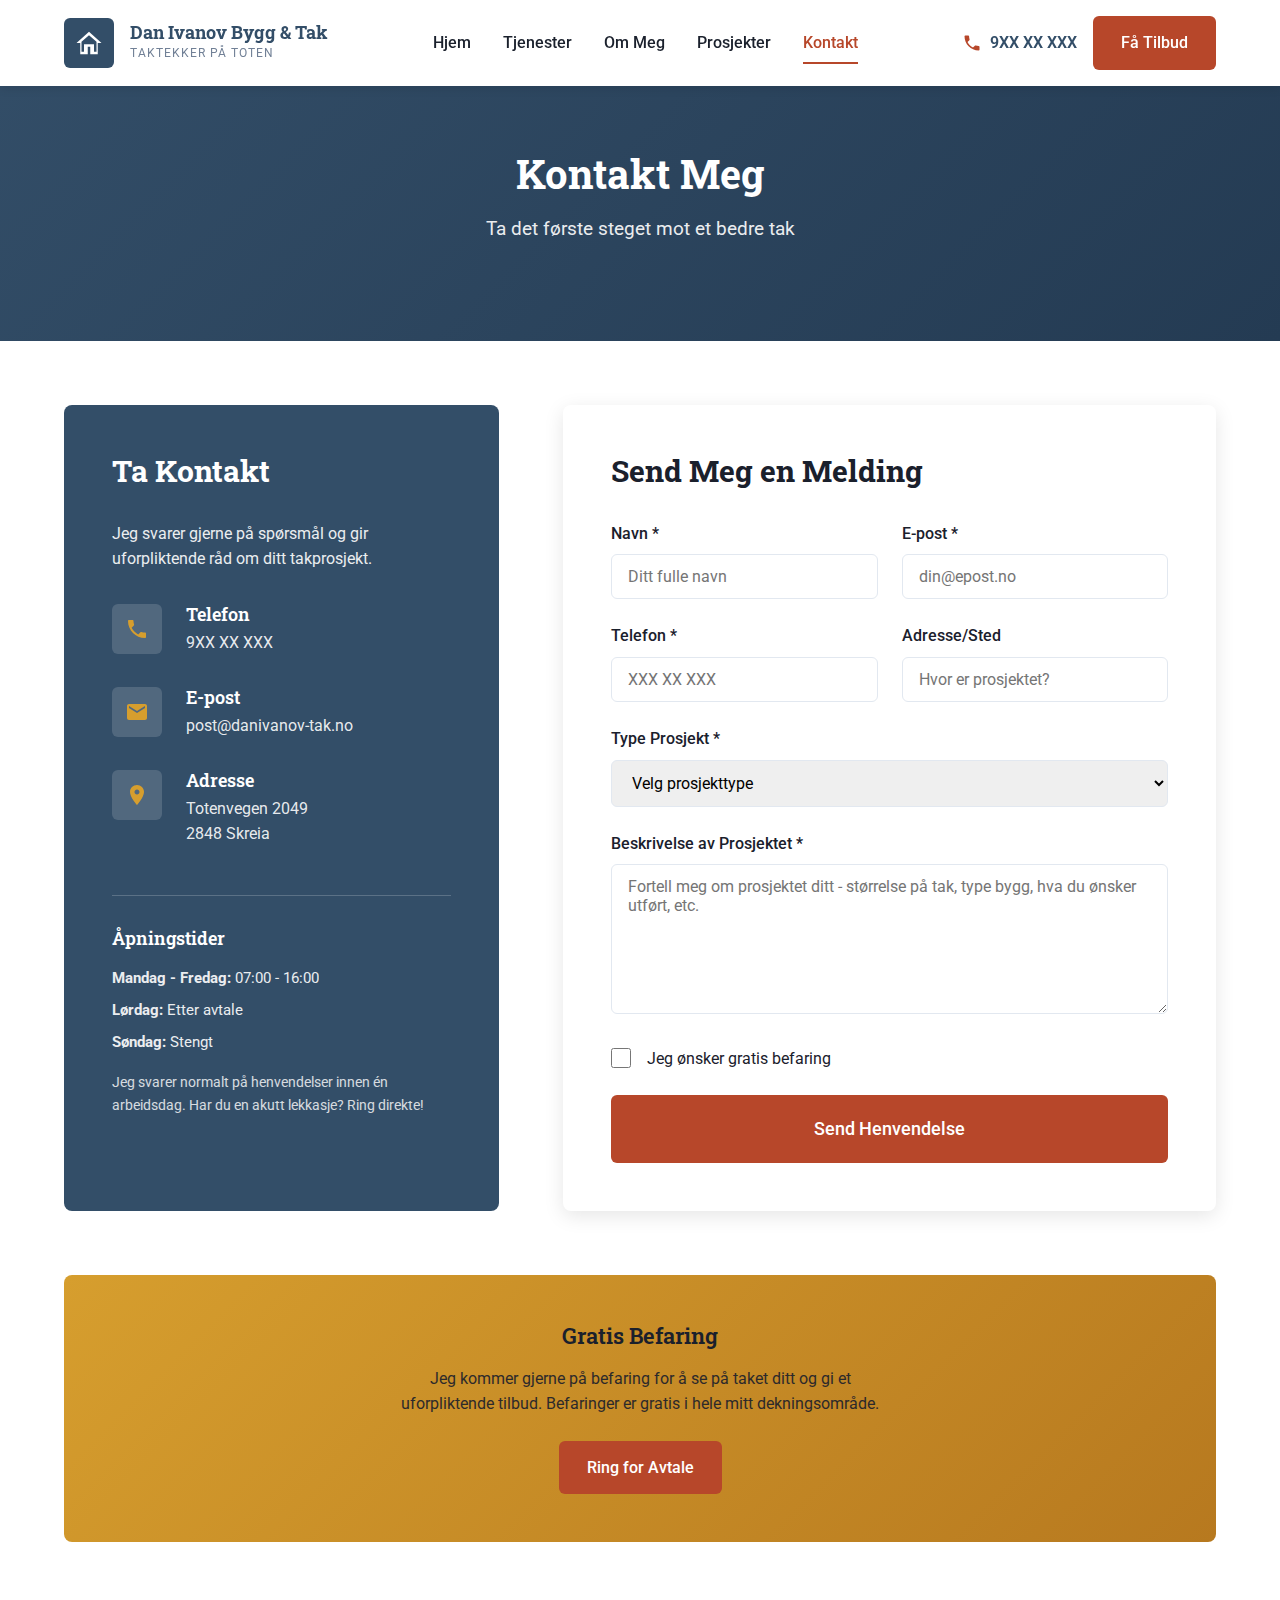
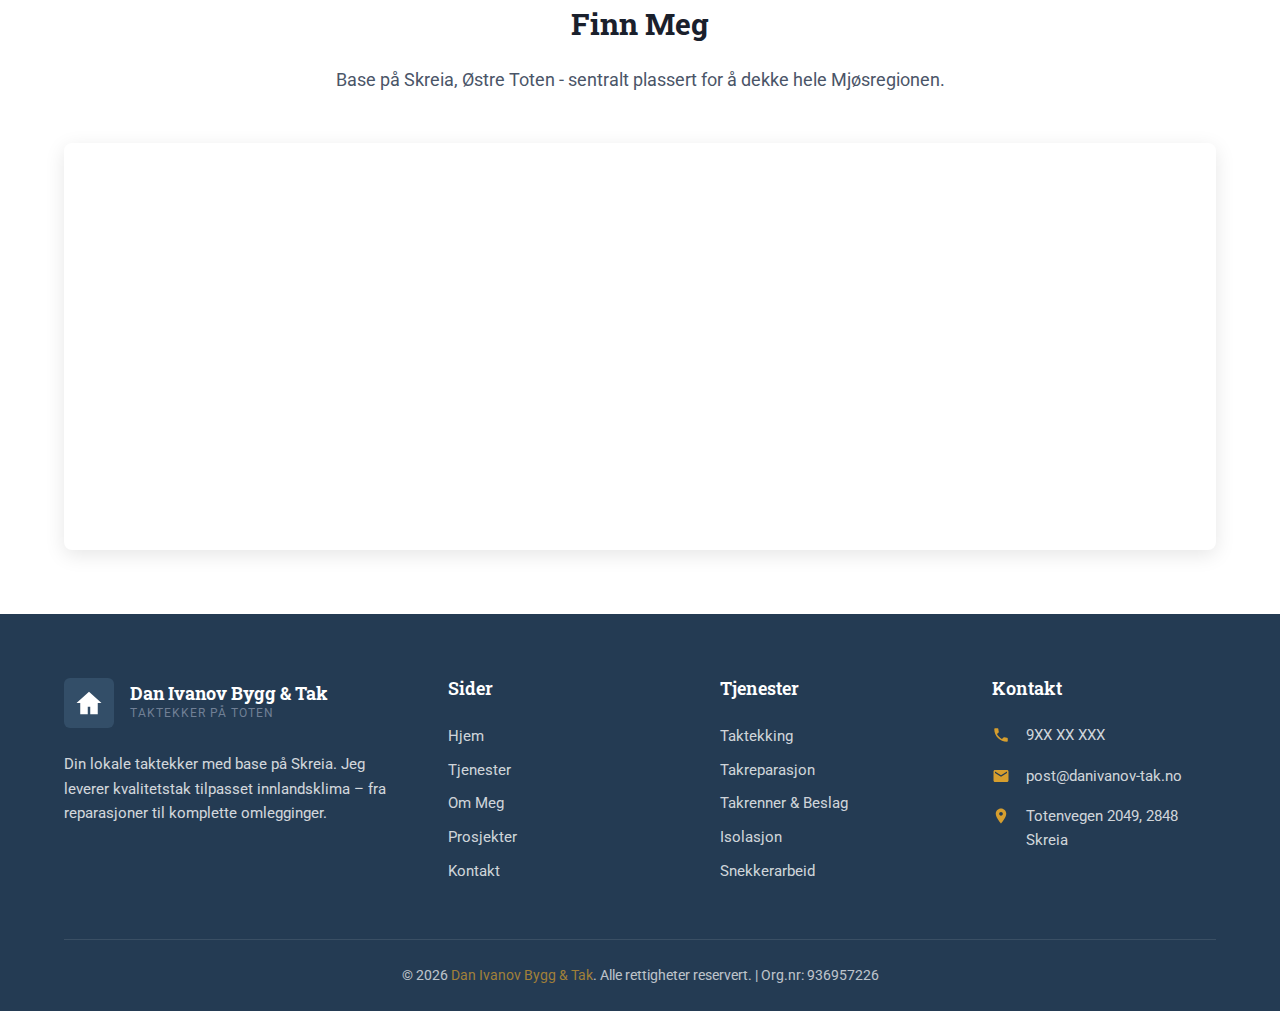
<file: kontakt.html>
<!DOCTYPE html>
<html lang="nb">
<head>
    <meta charset="UTF-8">
    <meta name="viewport" content="width=device-width, initial-scale=1.0">
    <meta http-equiv="X-UA-Compatible" content="IE=edge">

    <!-- SEO Meta Tags -->
    <title>Kontakt Taktekker Toten | Gratis Tilbud | Dan Ivanov Bygg & Tak</title>
    <meta name="description" content="Kontakt Dan Ivanov Bygg & Tak for takarbeid på Toten og Gjøvik. Gratis befaring og uforpliktende tilbud.">
    <meta name="keywords" content="kontakt taktekker toten, gratis tilbud tak, befaring tak gjøvik, takarbeid kontakt">
    <meta name="author" content="Dan Ivanov Bygg & Tak">
    <meta name="robots" content="index, follow">

    <!-- Open Graph -->
    <meta property="og:title" content="Kontakt Taktekker Toten | Gratis Tilbud | Dan Ivanov Bygg & Tak">
    <meta property="og:description" content="Kontakt Dan Ivanov Bygg & Tak for takarbeid på Toten og Gjøvik. Gratis befaring!">
    <meta property="og:type" content="website">
    <meta property="og:url" content="https://danivanov-tak.no/kontakt">

    <!-- Favicon -->
    <link rel="icon" type="image/x-icon" href="favicon.ico">

    <!-- Google Fonts -->
    <link rel="preconnect" href="https://fonts.googleapis.com">
    <link rel="preconnect" href="https://fonts.gstatic.com" crossorigin>
    <link href="https://fonts.googleapis.com/css2?family=Roboto+Slab:wght@400;600;700&family=Roboto:wght@400;500;700&display=swap" rel="stylesheet">

    <!-- Stylesheets -->
    <link rel="stylesheet" href="css/style.css">
    <link rel="stylesheet" href="css/responsive.css">
</head>
<body>
    <!-- Header -->
    <header class="header">
        <div class="header-container">
            <a href="index.html" class="logo">
                <div class="logo-icon">
                    <svg viewBox="0 0 24 24" xmlns="http://www.w3.org/2000/svg">
                        <path d="M12 3L2 12h3v9h6v-6h2v6h6v-9h3L12 3zm0 2.84L18 11v8h-2v-6H8v6H6v-8l6-5.16z"/>
                    </svg>
                </div>
                <div class="logo-text">
                    <span class="logo-name">Dan Ivanov Bygg & Tak</span>
                    <span class="logo-tagline">Taktekker på Toten</span>
                </div>
            </a>

            <nav class="nav-menu">
                <a href="index.html" class="nav-link">Hjem</a>
                <a href="tjenester.html" class="nav-link">Tjenester</a>
                <a href="om-meg.html" class="nav-link">Om Meg</a>
                <a href="prosjekter.html" class="nav-link">Prosjekter</a>
                <a href="kontakt.html" class="nav-link active">Kontakt</a>
            </nav>

            <div class="header-cta">
                <a href="tel:+479XXXXXXX" class="header-phone">
                    <svg viewBox="0 0 24 24" xmlns="http://www.w3.org/2000/svg">
                        <path d="M6.62 10.79c1.44 2.83 3.76 5.14 6.59 6.59l2.2-2.2c.27-.27.67-.36 1.02-.24 1.12.37 2.33.57 3.57.57.55 0 1 .45 1 1V20c0 .55-.45 1-1 1-9.39 0-17-7.61-17-17 0-.55.45-1 1-1h3.5c.55 0 1 .45 1 1 0 1.25.2 2.45.57 3.57.11.35.03.74-.25 1.02l-2.2 2.2z"/>
                    </svg>
                    <span>9XX XX XXX</span>
                </a>
                <a href="kontakt.html" class="btn btn-primary">Få Tilbud</a>
            </div>

            <div class="mobile-toggle">
                <span></span>
                <span></span>
                <span></span>
            </div>
        </div>
    </header>

    <!-- Page Hero -->
    <section class="page-hero">
        <div class="container">
            <h1>Kontakt Meg</h1>
            <p>Ta det første steget mot et bedre tak</p>
        </div>
    </section>

    <!-- Contact Section -->
    <section class="section">
        <div class="container">
            <div class="contact-content">
                <!-- Contact Info -->
                <div class="contact-info">
                    <h2>Ta Kontakt</h2>
                    <p style="opacity: 0.9; margin-bottom: 2rem;">Jeg svarer gjerne på spørsmål og gir uforpliktende råd om ditt takprosjekt.</p>

                    <div class="contact-item">
                        <div class="contact-icon">
                            <svg viewBox="0 0 24 24"><path d="M6.62 10.79c1.44 2.83 3.76 5.14 6.59 6.59l2.2-2.2c.27-.27.67-.36 1.02-.24 1.12.37 2.33.57 3.57.57.55 0 1 .45 1 1V20c0 .55-.45 1-1 1-9.39 0-17-7.61-17-17 0-.55.45-1 1-1h3.5c.55 0 1 .45 1 1 0 1.25.2 2.45.57 3.57.11.35.03.74-.25 1.02l-2.2 2.2z"/></svg>
                        </div>
                        <div class="contact-item-content">
                            <h4>Telefon</h4>
                            <a href="tel:+479XXXXXXX">9XX XX XXX</a>
                        </div>
                    </div>

                    <div class="contact-item">
                        <div class="contact-icon">
                            <svg viewBox="0 0 24 24"><path d="M20 4H4c-1.1 0-2 .9-2 2v12c0 1.1.9 2 2 2h16c1.1 0 2-.9 2-2V6c0-1.1-.9-2-2-2zm0 4l-8 5-8-5V6l8 5 8-5v2z"/></svg>
                        </div>
                        <div class="contact-item-content">
                            <h4>E-post</h4>
                            <a href="mailto:post@danivanov-tak.no">post@danivanov-tak.no</a>
                        </div>
                    </div>

                    <div class="contact-item">
                        <div class="contact-icon">
                            <svg viewBox="0 0 24 24"><path d="M12 2C8.13 2 5 5.13 5 9c0 5.25 7 13 7 13s7-7.75 7-13c0-3.87-3.13-7-7-7zm0 9.5c-1.38 0-2.5-1.12-2.5-2.5s1.12-2.5 2.5-2.5 2.5 1.12 2.5 2.5-1.12 2.5-2.5 2.5z"/></svg>
                        </div>
                        <div class="contact-item-content">
                            <h4>Adresse</h4>
                            <p>Totenvegen 2049<br>2848 Skreia</p>
                        </div>
                    </div>

                    <div class="opening-hours">
                        <h4>Åpningstider</h4>
                        <div class="hours-list">
                            <p><strong>Mandag - Fredag:</strong> 07:00 - 16:00</p>
                            <p><strong>Lørdag:</strong> Etter avtale</p>
                            <p><strong>Søndag:</strong> Stengt</p>
                        </div>
                        <p style="margin-top: 1rem; font-size: 0.9rem; opacity: 0.8;">Jeg svarer normalt på henvendelser innen én arbeidsdag. Har du en akutt lekkasje? Ring direkte!</p>
                    </div>
                </div>

                <!-- Contact Form -->
                <div class="contact-form-wrapper">
                    <h2>Send Meg en Melding</h2>

                    <form id="contact-form">
                        <div class="form-row">
                            <div class="form-group">
                                <label for="name">Navn *</label>
                                <input type="text" id="name" name="name" required placeholder="Ditt fulle navn">
                            </div>
                            <div class="form-group">
                                <label for="email">E-post *</label>
                                <input type="email" id="email" name="email" required placeholder="din@epost.no">
                            </div>
                        </div>

                        <div class="form-row">
                            <div class="form-group">
                                <label for="phone">Telefon *</label>
                                <input type="tel" id="phone" name="phone" required placeholder="XXX XX XXX">
                            </div>
                            <div class="form-group">
                                <label for="location">Adresse/Sted</label>
                                <input type="text" id="location" name="location" placeholder="Hvor er prosjektet?">
                            </div>
                        </div>

                        <div class="form-group">
                            <label for="project-type">Type Prosjekt *</label>
                            <select id="project-type" name="project-type" required>
                                <option value="">Velg prosjekttype</option>
                                <option value="nytt-tak">Nytt tak / omlegging</option>
                                <option value="reparasjon">Takreparasjon</option>
                                <option value="takrenner">Takrenner og beslag</option>
                                <option value="isolasjon">Isolasjon / undertak</option>
                                <option value="snekkerarbeid">Snekkerarbeid</option>
                                <option value="driftsbygning">Driftsbygning / stort tak</option>
                                <option value="tilstandsvurdering">Tilstandsvurdering</option>
                                <option value="annet">Annet</option>
                            </select>
                        </div>

                        <div class="form-group">
                            <label for="description">Beskrivelse av Prosjektet *</label>
                            <textarea id="description" name="description" required placeholder="Fortell meg om prosjektet ditt - størrelse på tak, type bygg, hva du ønsker utført, etc."></textarea>
                        </div>

                        <div class="form-group checkbox-group">
                            <input type="checkbox" id="site-visit" name="site-visit">
                            <label for="site-visit">Jeg ønsker gratis befaring</label>
                        </div>

                        <div class="form-submit">
                            <button type="submit" class="btn btn-primary">Send Henvendelse</button>
                        </div>

                        <div id="form-message" class="form-message"></div>
                    </form>
                </div>
            </div>

            <!-- Free Quote Box -->
            <div class="free-quote-box">
                <h3>Gratis Befaring</h3>
                <p>Jeg kommer gjerne på befaring for å se på taket ditt og gi et uforpliktende tilbud. Befaringer er gratis i hele mitt dekningsområde.</p>
                <a href="tel:+479XXXXXXX" class="btn btn-primary">Ring for Avtale</a>
            </div>

            <!-- Map Section -->
            <div class="map-section">
                <div class="section-header">
                    <h2 class="section-title">Finn Meg</h2>
                    <p class="section-description">Base på Skreia, Østre Toten - sentralt plassert for å dekke hele Mjøsregionen.</p>
                </div>

                <div class="map-container">
                    <iframe
                        src="https://www.google.com/maps/embed?pb=!1m18!1m12!1m3!1d15887.938478293892!2d10.856063387158203!3d60.56043299999999!2m3!1f0!2f0!3f0!3m2!1i1024!2i768!4f13.1!3m3!1m2!1s0x4641a2a4c0e9f9d7%3A0x3b6e8c8c8c8c8c8c!2s2848%20Skreia!5e0!3m2!1sno!2sno!4v1704067200000!5m2!1sno!2sno"
                        width="100%"
                        height="400"
                        style="border:0;"
                        allowfullscreen=""
                        loading="lazy"
                        referrerpolicy="no-referrer-when-downgrade"
                        title="Kart over Skreia, Østre Toten">
                    </iframe>
                </div>
            </div>
        </div>
    </section>

    <!-- Footer -->
    <footer class="footer">
        <div class="container">
            <div class="footer-content">
                <div class="footer-about">
                    <a href="index.html" class="logo">
                        <div class="logo-icon">
                            <svg viewBox="0 0 24 24" xmlns="http://www.w3.org/2000/svg">
                                <path d="M12 3L2 12h3v9h6v-6h2v6h6v-9h3L12 3z"/>
                            </svg>
                        </div>
                        <div class="logo-text">
                            <span class="logo-name">Dan Ivanov Bygg & Tak</span>
                            <span class="logo-tagline">Taktekker på Toten</span>
                        </div>
                    </a>
                    <p>Din lokale taktekker med base på Skreia. Jeg leverer kvalitetstak tilpasset innlandsklima – fra reparasjoner til komplette omlegginger.</p>
                </div>

                <div class="footer-nav">
                    <h4>Sider</h4>
                    <ul class="footer-links">
                        <li><a href="index.html">Hjem</a></li>
                        <li><a href="tjenester.html">Tjenester</a></li>
                        <li><a href="om-meg.html">Om Meg</a></li>
                        <li><a href="prosjekter.html">Prosjekter</a></li>
                        <li><a href="kontakt.html">Kontakt</a></li>
                    </ul>
                </div>

                <div class="footer-services">
                    <h4>Tjenester</h4>
                    <ul class="footer-links">
                        <li><a href="tjenester.html#taktekking">Taktekking</a></li>
                        <li><a href="tjenester.html#reparasjon">Takreparasjon</a></li>
                        <li><a href="tjenester.html#takrenner">Takrenner & Beslag</a></li>
                        <li><a href="tjenester.html#isolasjon">Isolasjon</a></li>
                        <li><a href="tjenester.html#snekker">Snekkerarbeid</a></li>
                    </ul>
                </div>

                <div class="footer-contact">
                    <h4>Kontakt</h4>
                    <div class="footer-contact-item">
                        <svg viewBox="0 0 24 24"><path d="M6.62 10.79c1.44 2.83 3.76 5.14 6.59 6.59l2.2-2.2c.27-.27.67-.36 1.02-.24 1.12.37 2.33.57 3.57.57.55 0 1 .45 1 1V20c0 .55-.45 1-1 1-9.39 0-17-7.61-17-17 0-.55.45-1 1-1h3.5c.55 0 1 .45 1 1 0 1.25.2 2.45.57 3.57.11.35.03.74-.25 1.02l-2.2 2.2z"/></svg>
                        <a href="tel:+479XXXXXXX">9XX XX XXX</a>
                    </div>
                    <div class="footer-contact-item">
                        <svg viewBox="0 0 24 24"><path d="M20 4H4c-1.1 0-2 .9-2 2v12c0 1.1.9 2 2 2h16c1.1 0 2-.9 2-2V6c0-1.1-.9-2-2-2zm0 4l-8 5-8-5V6l8 5 8-5v2z"/></svg>
                        <a href="mailto:post@danivanov-tak.no">post@danivanov-tak.no</a>
                    </div>
                    <div class="footer-contact-item">
                        <svg viewBox="0 0 24 24"><path d="M12 2C8.13 2 5 5.13 5 9c0 5.25 7 13 7 13s7-7.75 7-13c0-3.87-3.13-7-7-7zm0 9.5c-1.38 0-2.5-1.12-2.5-2.5s1.12-2.5 2.5-2.5 2.5 1.12 2.5 2.5-1.12 2.5-2.5 2.5z"/></svg>
                        <span>Totenvegen 2049, 2848 Skreia</span>
                    </div>
                </div>
            </div>

            <div class="footer-bottom">
                <p>&copy; 2026 <span>Dan Ivanov Bygg & Tak</span>. Alle rettigheter reservert. | Org.nr: 936957226</p>
            </div>
        </div>
    </footer>

    <!-- Scroll to Top Button -->
    <button class="scroll-top" aria-label="Scroll til toppen">
        <svg viewBox="0 0 24 24"><path d="M7.41 15.41L12 10.83l4.59 4.58L18 14l-6-6-6 6z"/></svg>
    </button>

    <!-- JavaScript -->
    <script src="js/main.js"></script>
</body>
</html>
</file>
<file: css/style.css>
/* ============================================
   DAN IVANOV BYGG & TAK - Main Stylesheet
   ============================================ */

/* CSS Custom Properties */
:root {
    /* Colors */
    --primary: #334E68;
    --primary-dark: #243B53;
    --primary-light: #486581;
    --secondary: #B7472A;
    --secondary-dark: #8B3520;
    --secondary-light: #CB5A3C;
    --accent: #D69E2E;
    --accent-dark: #B7791F;
    --accent-light: #ECC94B;
    --light: #FAFAFA;
    --white: #FFFFFF;
    --text: #1A202C;
    --text-light: #4A5568;
    --text-muted: #718096;
    --border: #E2E8F0;
    --shadow: rgba(0, 0, 0, 0.1);

    /* Typography */
    --font-heading: 'Roboto Slab', serif;
    --font-body: 'Roboto', sans-serif;

    /* Spacing */
    --spacing-xs: 0.5rem;
    --spacing-sm: 1rem;
    --spacing-md: 1.5rem;
    --spacing-lg: 2rem;
    --spacing-xl: 3rem;
    --spacing-xxl: 4rem;

    /* Border Radius */
    --radius-sm: 4px;
    --radius-md: 6px;
    --radius-lg: 8px;

    /* Transitions */
    --transition: all 0.3s ease;

    /* Container */
    --container-max: 1200px;
}

/* Reset & Base */
*, *::before, *::after {
    box-sizing: border-box;
    margin: 0;
    padding: 0;
}

html {
    scroll-behavior: smooth;
    font-size: 16px;
}

body {
    font-family: var(--font-body);
    font-size: 1rem;
    line-height: 1.6;
    color: var(--text);
    background-color: var(--white);
}

img {
    max-width: 100%;
    height: auto;
    display: block;
}

a {
    color: var(--primary);
    text-decoration: none;
    transition: var(--transition);
}

a:hover {
    color: var(--secondary);
}

ul, ol {
    list-style: none;
}

/* Typography */
h1, h2, h3, h4, h5, h6 {
    font-family: var(--font-heading);
    font-weight: 700;
    line-height: 1.2;
    color: var(--text);
    margin-bottom: var(--spacing-sm);
}

h1 {
    font-size: 2.5rem;
}

h2 {
    font-size: 1.875rem;
}

h3 {
    font-size: 1.375rem;
    font-weight: 600;
}

h4 {
    font-size: 1.125rem;
    font-weight: 600;
}

p {
    margin-bottom: var(--spacing-sm);
}

/* Container */
.container {
    width: 100%;
    max-width: var(--container-max);
    margin: 0 auto;
    padding: 0 var(--spacing-md);
}

/* Buttons */
.btn {
    display: inline-block;
    padding: 0.875rem 1.75rem;
    font-family: var(--font-body);
    font-size: 1rem;
    font-weight: 500;
    text-align: center;
    border: none;
    border-radius: var(--radius-md);
    cursor: pointer;
    transition: var(--transition);
}

.btn-primary {
    background-color: var(--secondary);
    color: var(--white);
}

.btn-primary:hover {
    background-color: var(--secondary-dark);
    color: var(--white);
    transform: translateY(-2px);
    box-shadow: 0 4px 12px rgba(183, 71, 42, 0.3);
}

.btn-secondary {
    background-color: transparent;
    color: var(--primary);
    border: 2px solid var(--primary);
}

.btn-secondary:hover {
    background-color: var(--primary);
    color: var(--white);
    transform: translateY(-2px);
}

.btn-accent {
    background-color: var(--accent);
    color: var(--text);
}

.btn-accent:hover {
    background-color: var(--accent-dark);
    transform: translateY(-2px);
    box-shadow: 0 4px 12px rgba(214, 158, 46, 0.3);
}

/* ============================================
   HEADER & NAVIGATION
   ============================================ */

.header {
    position: fixed;
    top: 0;
    left: 0;
    width: 100%;
    background-color: var(--white);
    box-shadow: 0 2px 10px var(--shadow);
    z-index: 1000;
}

.header-container {
    display: flex;
    justify-content: space-between;
    align-items: center;
    padding: var(--spacing-sm) var(--spacing-md);
    max-width: var(--container-max);
    margin: 0 auto;
}

.logo {
    display: flex;
    align-items: center;
    gap: var(--spacing-sm);
}

.logo-icon {
    width: 50px;
    height: 50px;
    background-color: var(--primary);
    border-radius: var(--radius-md);
    display: flex;
    align-items: center;
    justify-content: center;
}

.logo-icon svg {
    width: 30px;
    height: 30px;
    fill: var(--white);
}

.logo-text {
    display: flex;
    flex-direction: column;
}

.logo-name {
    font-family: var(--font-heading);
    font-size: 1.125rem;
    font-weight: 700;
    color: var(--primary);
    line-height: 1.2;
}

.logo-tagline {
    font-size: 0.75rem;
    color: var(--text-muted);
    text-transform: uppercase;
    letter-spacing: 1px;
}

.nav-menu {
    display: flex;
    gap: var(--spacing-lg);
}

.nav-link {
    font-weight: 500;
    color: var(--text);
    padding: var(--spacing-xs) 0;
    position: relative;
}

.nav-link::after {
    content: '';
    position: absolute;
    bottom: 0;
    left: 0;
    width: 0;
    height: 2px;
    background-color: var(--secondary);
    transition: var(--transition);
}

.nav-link:hover::after,
.nav-link.active::after {
    width: 100%;
}

.nav-link:hover,
.nav-link.active {
    color: var(--secondary);
}

.header-cta {
    display: flex;
    align-items: center;
    gap: var(--spacing-sm);
}

.header-phone {
    display: flex;
    align-items: center;
    gap: var(--spacing-xs);
    font-weight: 600;
    color: var(--primary);
}

.header-phone svg {
    width: 20px;
    height: 20px;
    fill: var(--secondary);
}

/* Mobile Menu Toggle */
.mobile-toggle {
    display: none;
    flex-direction: column;
    gap: 5px;
    cursor: pointer;
    padding: 10px;
}

.mobile-toggle span {
    width: 25px;
    height: 3px;
    background-color: var(--primary);
    border-radius: 2px;
    transition: var(--transition);
}

/* ============================================
   HERO SECTION
   ============================================ */

.hero {
    position: relative;
    min-height: 100vh;
    display: flex;
    align-items: center;
    padding-top: 80px;
    background: linear-gradient(135deg, var(--primary) 0%, var(--primary-dark) 100%);
    overflow: hidden;
}

.hero-bg {
    position: absolute;
    top: 0;
    left: 0;
    width: 100%;
    height: 100%;
    background-image: url('../images/hero/hero-bg.jpg');
    background-size: cover;
    background-position: center;
    opacity: 0.2;
}

.hero-container {
    position: relative;
    z-index: 1;
    display: grid;
    grid-template-columns: 1fr 1fr;
    gap: var(--spacing-xxl);
    align-items: center;
    max-width: var(--container-max);
    margin: 0 auto;
    padding: var(--spacing-xxl) var(--spacing-md);
}

.hero-content {
    color: var(--white);
}

.hero-badge {
    display: inline-block;
    padding: var(--spacing-xs) var(--spacing-sm);
    background-color: rgba(255, 255, 255, 0.15);
    border-radius: var(--radius-sm);
    font-size: 0.875rem;
    margin-bottom: var(--spacing-md);
}

.hero-title {
    font-size: 3rem;
    color: var(--white);
    margin-bottom: var(--spacing-md);
}

.hero-title span {
    color: var(--accent);
}

.hero-subtitle {
    font-size: 1.25rem;
    opacity: 0.9;
    margin-bottom: var(--spacing-lg);
    line-height: 1.6;
}

.hero-buttons {
    display: flex;
    gap: var(--spacing-sm);
    margin-bottom: var(--spacing-xl);
}

.hero-contact {
    display: flex;
    flex-wrap: wrap;
    gap: var(--spacing-md);
}

.hero-contact-item {
    display: flex;
    align-items: center;
    gap: var(--spacing-xs);
    font-size: 0.9rem;
    opacity: 0.9;
}

.hero-contact-item svg {
    width: 18px;
    height: 18px;
    fill: var(--accent);
}

.hero-image {
    position: relative;
}

.hero-image img {
    border-radius: var(--radius-lg);
    box-shadow: 0 20px 50px rgba(0, 0, 0, 0.3);
}

.hero-stats {
    position: absolute;
    bottom: -30px;
    left: -30px;
    background-color: var(--white);
    padding: var(--spacing-md);
    border-radius: var(--radius-lg);
    box-shadow: 0 10px 30px var(--shadow);
}

.hero-stats-item {
    text-align: center;
}

.hero-stats-number {
    font-family: var(--font-heading);
    font-size: 2rem;
    font-weight: 700;
    color: var(--secondary);
}

.hero-stats-label {
    font-size: 0.875rem;
    color: var(--text-muted);
}

/* ============================================
   QUICK CONTACT BAR
   ============================================ */

.quick-contact {
    background-color: var(--primary-dark);
    padding: var(--spacing-md) 0;
}

.quick-contact-container {
    display: flex;
    justify-content: center;
    gap: var(--spacing-xl);
    flex-wrap: wrap;
}

.quick-contact-item {
    display: flex;
    align-items: center;
    gap: var(--spacing-sm);
    color: var(--white);
}

.quick-contact-item svg {
    width: 24px;
    height: 24px;
    fill: var(--accent);
}

.quick-contact-item a {
    color: var(--white);
    font-weight: 500;
}

.quick-contact-item a:hover {
    color: var(--accent);
}

/* ============================================
   SECTION STYLES
   ============================================ */

.section {
    padding: var(--spacing-xxl) 0;
}

.section-light {
    background-color: var(--light);
}

.section-dark {
    background-color: var(--primary);
    color: var(--white);
}

.section-header {
    text-align: center;
    max-width: 700px;
    margin: 0 auto var(--spacing-xl);
}

.section-subtitle {
    display: inline-block;
    padding: var(--spacing-xs) var(--spacing-sm);
    background-color: rgba(183, 71, 42, 0.1);
    color: var(--secondary);
    border-radius: var(--radius-sm);
    font-size: 0.875rem;
    font-weight: 500;
    text-transform: uppercase;
    letter-spacing: 1px;
    margin-bottom: var(--spacing-sm);
}

.section-title {
    margin-bottom: var(--spacing-md);
}

.section-description {
    color: var(--text-light);
    font-size: 1.1rem;
}

/* ============================================
   INTRODUCTION SECTION
   ============================================ */

.intro {
    display: grid;
    grid-template-columns: 1fr 1fr;
    gap: var(--spacing-xxl);
    align-items: center;
}

.intro-image {
    position: relative;
}

.intro-image img {
    border-radius: var(--radius-lg);
    box-shadow: 0 10px 30px var(--shadow);
}

.intro-badge {
    position: absolute;
    bottom: -20px;
    right: -20px;
    background-color: var(--secondary);
    color: var(--white);
    padding: var(--spacing-md);
    border-radius: var(--radius-lg);
    text-align: center;
}

.intro-badge-number {
    font-family: var(--font-heading);
    font-size: 2rem;
    font-weight: 700;
}

.intro-badge-text {
    font-size: 0.875rem;
}

.intro-content h2 {
    margin-bottom: var(--spacing-md);
}

.intro-text {
    color: var(--text-light);
    margin-bottom: var(--spacing-md);
}

.intro-features {
    display: grid;
    grid-template-columns: 1fr 1fr;
    gap: var(--spacing-sm);
    margin-bottom: var(--spacing-lg);
}

.intro-feature {
    display: flex;
    align-items: center;
    gap: var(--spacing-xs);
}

.intro-feature svg {
    width: 20px;
    height: 20px;
    fill: var(--secondary);
    flex-shrink: 0;
}

/* ============================================
   SERVICES SECTION
   ============================================ */

.services-grid {
    display: grid;
    grid-template-columns: repeat(3, 1fr);
    gap: var(--spacing-lg);
}

.service-card {
    background-color: var(--white);
    border-radius: var(--radius-lg);
    padding: var(--spacing-lg);
    box-shadow: 0 5px 20px var(--shadow);
    transition: var(--transition);
    border: 1px solid var(--border);
}

.service-card:hover {
    transform: translateY(-5px);
    box-shadow: 0 15px 40px var(--shadow);
}

.service-icon {
    width: 60px;
    height: 60px;
    background-color: rgba(183, 71, 42, 0.1);
    border-radius: var(--radius-md);
    display: flex;
    align-items: center;
    justify-content: center;
    margin-bottom: var(--spacing-md);
}

.service-icon svg {
    width: 32px;
    height: 32px;
    fill: var(--secondary);
}

.service-card h3 {
    margin-bottom: var(--spacing-sm);
}

.service-card p {
    color: var(--text-light);
    margin-bottom: var(--spacing-md);
}

.service-link {
    display: inline-flex;
    align-items: center;
    gap: var(--spacing-xs);
    color: var(--secondary);
    font-weight: 500;
}

.service-link svg {
    width: 16px;
    height: 16px;
    fill: currentColor;
    transition: var(--transition);
}

.service-link:hover svg {
    transform: translateX(5px);
}

/* ============================================
   WHY CHOOSE US SECTION
   ============================================ */

.why-us-grid {
    display: grid;
    grid-template-columns: repeat(3, 1fr);
    gap: var(--spacing-lg);
}

.why-us-card {
    text-align: center;
    padding: var(--spacing-lg);
}

.why-us-icon {
    width: 70px;
    height: 70px;
    background-color: var(--primary);
    border-radius: 50%;
    display: flex;
    align-items: center;
    justify-content: center;
    margin: 0 auto var(--spacing-md);
}

.why-us-icon svg {
    width: 35px;
    height: 35px;
    fill: var(--white);
}

.why-us-card h3 {
    margin-bottom: var(--spacing-sm);
}

.why-us-card p {
    color: var(--text-light);
}

/* ============================================
   COVERAGE AREA SECTION
   ============================================ */

.coverage-content {
    display: grid;
    grid-template-columns: 1fr 1fr;
    gap: var(--spacing-xxl);
    align-items: center;
}

.coverage-map {
    background-color: var(--light);
    border-radius: var(--radius-lg);
    padding: var(--spacing-lg);
    text-align: center;
}

.coverage-map img {
    max-width: 100%;
    border-radius: var(--radius-md);
}

.coverage-areas h3 {
    margin-bottom: var(--spacing-md);
}

.area-list {
    display: grid;
    grid-template-columns: 1fr 1fr;
    gap: var(--spacing-sm);
}

.area-item {
    display: flex;
    align-items: center;
    gap: var(--spacing-xs);
    padding: var(--spacing-xs) 0;
}

.area-item svg {
    width: 16px;
    height: 16px;
    fill: var(--secondary);
}

.area-primary {
    font-weight: 600;
}

/* ============================================
   CLIMATE SECTION
   ============================================ */

.climate-content {
    display: grid;
    grid-template-columns: 1fr 1fr;
    gap: var(--spacing-xxl);
    align-items: center;
}

.climate-info h2 {
    color: var(--white);
}

.climate-text {
    opacity: 0.9;
    margin-bottom: var(--spacing-md);
}

.climate-features {
    display: grid;
    gap: var(--spacing-sm);
}

.climate-feature {
    display: flex;
    align-items: flex-start;
    gap: var(--spacing-sm);
    background-color: rgba(255, 255, 255, 0.1);
    padding: var(--spacing-sm);
    border-radius: var(--radius-md);
}

.climate-feature svg {
    width: 24px;
    height: 24px;
    fill: var(--accent);
    flex-shrink: 0;
}

.climate-feature p {
    margin: 0;
    font-size: 0.95rem;
}

.climate-image img {
    border-radius: var(--radius-lg);
}

/* ============================================
   CTA SECTION
   ============================================ */

.cta-section {
    background: linear-gradient(135deg, var(--secondary) 0%, var(--secondary-dark) 100%);
    padding: var(--spacing-xxl) 0;
    text-align: center;
    color: var(--white);
}

.cta-content {
    max-width: 700px;
    margin: 0 auto;
}

.cta-content h2 {
    color: var(--white);
    margin-bottom: var(--spacing-md);
}

.cta-content p {
    opacity: 0.9;
    font-size: 1.1rem;
    margin-bottom: var(--spacing-lg);
}

.cta-buttons {
    display: flex;
    justify-content: center;
    gap: var(--spacing-sm);
}

.btn-white {
    background-color: var(--white);
    color: var(--secondary);
}

.btn-white:hover {
    background-color: var(--light);
    transform: translateY(-2px);
}

.btn-outline-white {
    background-color: transparent;
    color: var(--white);
    border: 2px solid var(--white);
}

.btn-outline-white:hover {
    background-color: var(--white);
    color: var(--secondary);
}

/* ============================================
   SERVICES PAGE STYLES
   ============================================ */

.page-hero {
    background: linear-gradient(135deg, var(--primary) 0%, var(--primary-dark) 100%);
    padding: 150px 0 80px;
    text-align: center;
    color: var(--white);
}

.page-hero h1 {
    color: var(--white);
    margin-bottom: var(--spacing-sm);
}

.page-hero p {
    opacity: 0.9;
    font-size: 1.2rem;
}

.service-detail {
    padding: var(--spacing-xxl) 0;
    border-bottom: 1px solid var(--border);
}

.service-detail:last-child {
    border-bottom: none;
}

.service-detail-content {
    display: grid;
    grid-template-columns: 1fr 1fr;
    gap: var(--spacing-xxl);
    align-items: center;
}

.service-detail:nth-child(even) .service-detail-content {
    direction: rtl;
}

.service-detail:nth-child(even) .service-detail-content > * {
    direction: ltr;
}

.service-detail-image img {
    border-radius: var(--radius-lg);
    box-shadow: 0 10px 30px var(--shadow);
}

.service-detail-info h2 {
    margin-bottom: var(--spacing-md);
}

.service-detail-info p {
    color: var(--text-light);
    margin-bottom: var(--spacing-md);
}

.service-list {
    margin-bottom: var(--spacing-lg);
}

.service-list li {
    display: flex;
    align-items: flex-start;
    gap: var(--spacing-sm);
    padding: var(--spacing-xs) 0;
}

.service-list svg {
    width: 20px;
    height: 20px;
    fill: var(--secondary);
    flex-shrink: 0;
    margin-top: 2px;
}

/* Price Section */
.price-section {
    background-color: var(--light);
    padding: var(--spacing-xxl) 0;
}

.price-card {
    background-color: var(--white);
    border-radius: var(--radius-lg);
    padding: var(--spacing-xl);
    max-width: 600px;
    margin: 0 auto;
    box-shadow: 0 5px 20px var(--shadow);
}

.price-card h3 {
    margin-bottom: var(--spacing-md);
    text-align: center;
}

.price-list {
    margin-bottom: var(--spacing-lg);
}

.price-item {
    display: flex;
    justify-content: space-between;
    padding: var(--spacing-sm) 0;
    border-bottom: 1px solid var(--border);
}

.price-item:last-child {
    border-bottom: none;
}

.price-label {
    color: var(--text-light);
}

.price-value {
    font-weight: 600;
    color: var(--primary);
}

.price-note {
    background-color: var(--light);
    padding: var(--spacing-sm);
    border-radius: var(--radius-md);
    font-size: 0.9rem;
    color: var(--text-muted);
    text-align: center;
}

/* ============================================
   ABOUT PAGE STYLES
   ============================================ */

.about-intro {
    display: grid;
    grid-template-columns: 1fr 1.2fr;
    gap: var(--spacing-xxl);
    align-items: center;
}

.about-image img {
    border-radius: var(--radius-lg);
    box-shadow: 0 10px 30px var(--shadow);
}

.about-text h2 {
    margin-bottom: var(--spacing-md);
}

.about-text p {
    color: var(--text-light);
    margin-bottom: var(--spacing-sm);
}

/* Values Section */
.values-grid {
    display: grid;
    grid-template-columns: repeat(4, 1fr);
    gap: var(--spacing-lg);
}

.value-card {
    text-align: center;
    padding: var(--spacing-lg);
    background-color: var(--white);
    border-radius: var(--radius-lg);
    box-shadow: 0 5px 20px var(--shadow);
}

.value-icon {
    width: 60px;
    height: 60px;
    background-color: rgba(183, 71, 42, 0.1);
    border-radius: 50%;
    display: flex;
    align-items: center;
    justify-content: center;
    margin: 0 auto var(--spacing-md);
}

.value-icon svg {
    width: 30px;
    height: 30px;
    fill: var(--secondary);
}

.value-card h3 {
    margin-bottom: var(--spacing-sm);
}

.value-card p {
    color: var(--text-light);
    font-size: 0.95rem;
}

/* Coverage Details */
.coverage-details {
    display: grid;
    grid-template-columns: repeat(3, 1fr);
    gap: var(--spacing-lg);
}

.coverage-card {
    background-color: var(--white);
    border-radius: var(--radius-lg);
    padding: var(--spacing-lg);
    box-shadow: 0 5px 20px var(--shadow);
}

.coverage-card h3 {
    color: var(--primary);
    margin-bottom: var(--spacing-md);
    padding-bottom: var(--spacing-sm);
    border-bottom: 2px solid var(--secondary);
}

.coverage-card ul li {
    padding: var(--spacing-xs) 0;
    display: flex;
    align-items: center;
    gap: var(--spacing-xs);
}

.coverage-card ul li::before {
    content: '';
    width: 6px;
    height: 6px;
    background-color: var(--secondary);
    border-radius: 50%;
}

/* ============================================
   PROJECTS PAGE STYLES
   ============================================ */

.projects-intro {
    text-align: center;
    max-width: 700px;
    margin: 0 auto var(--spacing-xl);
}

.projects-grid {
    display: grid;
    grid-template-columns: repeat(3, 1fr);
    gap: var(--spacing-lg);
}

.project-card {
    position: relative;
    border-radius: var(--radius-lg);
    overflow: hidden;
    box-shadow: 0 5px 20px var(--shadow);
    transition: var(--transition);
}

.project-card:hover {
    transform: translateY(-5px);
    box-shadow: 0 15px 40px var(--shadow);
}

.project-card img {
    width: 100%;
    height: 250px;
    object-fit: cover;
}

.project-overlay {
    position: absolute;
    bottom: 0;
    left: 0;
    right: 0;
    background: linear-gradient(transparent, rgba(0, 0, 0, 0.8));
    padding: var(--spacing-lg);
    color: var(--white);
}

.project-overlay h3 {
    color: var(--white);
    margin-bottom: var(--spacing-xs);
}

.project-overlay p {
    font-size: 0.9rem;
    opacity: 0.9;
    margin: 0;
}

.project-category {
    display: inline-block;
    padding: 4px 12px;
    background-color: var(--secondary);
    border-radius: var(--radius-sm);
    font-size: 0.75rem;
    text-transform: uppercase;
    margin-bottom: var(--spacing-xs);
}

/* Placeholder message */
.projects-placeholder {
    background-color: var(--light);
    border-radius: var(--radius-lg);
    padding: var(--spacing-xl);
    text-align: center;
    margin-top: var(--spacing-lg);
}

.projects-placeholder h3 {
    margin-bottom: var(--spacing-sm);
}

.projects-placeholder p {
    color: var(--text-light);
}

/* ============================================
   CONTACT PAGE STYLES
   ============================================ */

.contact-content {
    display: grid;
    grid-template-columns: 1fr 1.5fr;
    gap: var(--spacing-xxl);
}

.contact-info {
    background-color: var(--primary);
    color: var(--white);
    border-radius: var(--radius-lg);
    padding: var(--spacing-xl);
}

.contact-info h2 {
    color: var(--white);
    margin-bottom: var(--spacing-lg);
}

.contact-item {
    display: flex;
    align-items: flex-start;
    gap: var(--spacing-md);
    margin-bottom: var(--spacing-lg);
}

.contact-icon {
    width: 50px;
    height: 50px;
    background-color: rgba(255, 255, 255, 0.15);
    border-radius: var(--radius-md);
    display: flex;
    align-items: center;
    justify-content: center;
    flex-shrink: 0;
}

.contact-icon svg {
    width: 24px;
    height: 24px;
    fill: var(--accent);
}

.contact-item-content h4 {
    color: var(--white);
    margin-bottom: 4px;
}

.contact-item-content p,
.contact-item-content a {
    color: rgba(255, 255, 255, 0.9);
    margin: 0;
}

.contact-item-content a:hover {
    color: var(--accent);
}

.opening-hours {
    margin-top: var(--spacing-xl);
    padding-top: var(--spacing-lg);
    border-top: 1px solid rgba(255, 255, 255, 0.2);
}

.opening-hours h4 {
    color: var(--white);
    margin-bottom: var(--spacing-sm);
}

.hours-list {
    font-size: 0.95rem;
}

.hours-list p {
    margin-bottom: var(--spacing-xs);
    opacity: 0.9;
}

/* Contact Form */
.contact-form-wrapper {
    background-color: var(--white);
    border-radius: var(--radius-lg);
    padding: var(--spacing-xl);
    box-shadow: 0 5px 20px var(--shadow);
}

.contact-form-wrapper h2 {
    margin-bottom: var(--spacing-lg);
}

.form-group {
    margin-bottom: var(--spacing-md);
}

.form-row {
    display: grid;
    grid-template-columns: 1fr 1fr;
    gap: var(--spacing-md);
}

.form-group label {
    display: block;
    font-weight: 500;
    margin-bottom: var(--spacing-xs);
    color: var(--text);
}

.form-group input,
.form-group select,
.form-group textarea {
    width: 100%;
    padding: 12px 16px;
    border: 1px solid var(--border);
    border-radius: var(--radius-md);
    font-family: var(--font-body);
    font-size: 1rem;
    transition: var(--transition);
}

.form-group input:focus,
.form-group select:focus,
.form-group textarea:focus {
    outline: none;
    border-color: var(--primary);
    box-shadow: 0 0 0 3px rgba(51, 78, 104, 0.1);
}

.form-group textarea {
    min-height: 150px;
    resize: vertical;
}

.checkbox-group {
    display: flex;
    align-items: center;
    gap: var(--spacing-sm);
}

.checkbox-group input[type="checkbox"] {
    width: 20px;
    height: 20px;
    accent-color: var(--secondary);
}

.checkbox-group label {
    margin-bottom: 0;
    font-weight: 400;
}

.form-submit {
    margin-top: var(--spacing-md);
}

.form-submit .btn {
    width: 100%;
    padding: var(--spacing-md);
    font-size: 1.1rem;
}

/* Form Messages */
.form-message {
    padding: var(--spacing-md);
    border-radius: var(--radius-md);
    margin-top: var(--spacing-md);
    display: none;
}

.form-message.success {
    background-color: #D4EDDA;
    color: #155724;
    border: 1px solid #C3E6CB;
}

.form-message.error {
    background-color: #F8D7DA;
    color: #721C24;
    border: 1px solid #F5C6CB;
}

/* Map Section */
.map-section {
    margin-top: var(--spacing-xxl);
}

.map-container {
    border-radius: var(--radius-lg);
    overflow: hidden;
    box-shadow: 0 5px 20px var(--shadow);
}

.map-container iframe {
    width: 100%;
    height: 400px;
    border: none;
}

/* Free Quote Box */
.free-quote-box {
    background: linear-gradient(135deg, var(--accent) 0%, var(--accent-dark) 100%);
    border-radius: var(--radius-lg);
    padding: var(--spacing-xl);
    text-align: center;
    margin-top: var(--spacing-xxl);
}

.free-quote-box h3 {
    color: var(--text);
    margin-bottom: var(--spacing-sm);
}

.free-quote-box p {
    color: var(--text);
    opacity: 0.9;
    max-width: 500px;
    margin: 0 auto var(--spacing-md);
}

/* ============================================
   FOOTER
   ============================================ */

.footer {
    background-color: var(--primary-dark);
    color: var(--white);
    padding-top: var(--spacing-xxl);
}

.footer-content {
    display: grid;
    grid-template-columns: 1.5fr 1fr 1fr 1fr;
    gap: var(--spacing-xl);
    padding-bottom: var(--spacing-xl);
}

.footer-about .logo {
    margin-bottom: var(--spacing-md);
}

.footer-about .logo-name {
    color: var(--white);
}

.footer-about p {
    opacity: 0.8;
    font-size: 0.95rem;
}

.footer h4 {
    color: var(--white);
    margin-bottom: var(--spacing-md);
    font-size: 1.1rem;
}

.footer-links li {
    margin-bottom: var(--spacing-xs);
}

.footer-links a {
    color: rgba(255, 255, 255, 0.8);
    font-size: 0.95rem;
}

.footer-links a:hover {
    color: var(--accent);
}

.footer-contact-item {
    display: flex;
    align-items: flex-start;
    gap: var(--spacing-sm);
    margin-bottom: var(--spacing-sm);
}

.footer-contact-item svg {
    width: 18px;
    height: 18px;
    fill: var(--accent);
    flex-shrink: 0;
    margin-top: 3px;
}

.footer-contact-item span,
.footer-contact-item a {
    color: rgba(255, 255, 255, 0.8);
    font-size: 0.95rem;
}

.footer-contact-item a:hover {
    color: var(--accent);
}

.footer-bottom {
    border-top: 1px solid rgba(255, 255, 255, 0.1);
    padding: var(--spacing-md) 0;
    text-align: center;
}

.footer-bottom p {
    opacity: 0.7;
    font-size: 0.9rem;
    margin: 0;
}

.footer-bottom span {
    color: var(--accent);
}

/* ============================================
   UTILITY CLASSES
   ============================================ */

.text-center {
    text-align: center;
}

.text-primary {
    color: var(--primary);
}

.text-secondary {
    color: var(--secondary);
}

.text-accent {
    color: var(--accent);
}

.bg-light {
    background-color: var(--light);
}

.bg-primary {
    background-color: var(--primary);
}

.mt-1 { margin-top: var(--spacing-sm); }
.mt-2 { margin-top: var(--spacing-md); }
.mt-3 { margin-top: var(--spacing-lg); }
.mt-4 { margin-top: var(--spacing-xl); }

.mb-1 { margin-bottom: var(--spacing-sm); }
.mb-2 { margin-bottom: var(--spacing-md); }
.mb-3 { margin-bottom: var(--spacing-lg); }
.mb-4 { margin-bottom: var(--spacing-xl); }

/* Hidden on Mobile */
.desktop-only {
    display: block;
}

.mobile-only {
    display: none;
}

/* Scroll to top button */
.scroll-top {
    position: fixed;
    bottom: 30px;
    right: 30px;
    width: 50px;
    height: 50px;
    background-color: var(--secondary);
    color: var(--white);
    border: none;
    border-radius: 50%;
    cursor: pointer;
    opacity: 0;
    visibility: hidden;
    transition: var(--transition);
    z-index: 999;
    display: flex;
    align-items: center;
    justify-content: center;
}

.scroll-top.visible {
    opacity: 1;
    visibility: visible;
}

.scroll-top:hover {
    background-color: var(--secondary-dark);
    transform: translateY(-3px);
}

.scroll-top svg {
    width: 24px;
    height: 24px;
    fill: var(--white);
}

/* Loading state */
.loading {
    opacity: 0.7;
    pointer-events: none;
}

.spinner {
    display: inline-block;
    width: 20px;
    height: 20px;
    border: 2px solid var(--white);
    border-top-color: transparent;
    border-radius: 50%;
    animation: spin 0.8s linear infinite;
}

@keyframes spin {
    to {
        transform: rotate(360deg);
    }
}
</file>
<file: css/responsive.css>
/* ============================================
   DAN IVANOV BYGG & TAK - Responsive Styles
   ============================================ */

/* Large Desktop (1200px and up) */
@media (min-width: 1200px) {
    .hero-title {
        font-size: 3.5rem;
    }
}

/* Desktop (1024px - 1199px) */
@media (max-width: 1199px) {
    .container {
        padding: 0 var(--spacing-lg);
    }

    .hero-title {
        font-size: 2.75rem;
    }

    .footer-content {
        grid-template-columns: 1.5fr 1fr 1fr;
    }

    .footer-services {
        display: none;
    }
}

/* Tablet (768px - 1023px) */
@media (max-width: 1023px) {
    h1 {
        font-size: 2rem;
    }

    h2 {
        font-size: 1.625rem;
    }

    .header-cta {
        display: none;
    }

    .mobile-toggle {
        display: flex;
    }

    .nav-menu {
        position: fixed;
        top: 70px;
        left: 0;
        width: 100%;
        background-color: var(--white);
        flex-direction: column;
        gap: 0;
        padding: var(--spacing-md);
        box-shadow: 0 10px 20px var(--shadow);
        transform: translateY(-100%);
        opacity: 0;
        visibility: hidden;
        transition: var(--transition);
    }

    .nav-menu.active {
        transform: translateY(0);
        opacity: 1;
        visibility: visible;
    }

    .nav-link {
        display: block;
        padding: var(--spacing-sm);
        border-bottom: 1px solid var(--border);
    }

    .nav-link:last-child {
        border-bottom: none;
    }

    .hero-container {
        grid-template-columns: 1fr;
        text-align: center;
    }

    .hero-title {
        font-size: 2.25rem;
    }

    .hero-buttons {
        justify-content: center;
    }

    .hero-contact {
        justify-content: center;
    }

    .hero-image {
        order: -1;
        max-width: 500px;
        margin: 0 auto;
    }

    .hero-stats {
        bottom: -20px;
        left: 50%;
        transform: translateX(-50%);
    }

    .intro {
        grid-template-columns: 1fr;
    }

    .intro-image {
        order: -1;
        max-width: 500px;
        margin: 0 auto;
    }

    .services-grid {
        grid-template-columns: repeat(2, 1fr);
    }

    .why-us-grid {
        grid-template-columns: repeat(2, 1fr);
    }

    .coverage-content {
        grid-template-columns: 1fr;
    }

    .climate-content {
        grid-template-columns: 1fr;
    }

    .climate-image {
        order: -1;
    }

    .service-detail-content {
        grid-template-columns: 1fr;
    }

    .service-detail:nth-child(even) .service-detail-content {
        direction: ltr;
    }

    .service-detail-image {
        order: -1;
    }

    .about-intro {
        grid-template-columns: 1fr;
    }

    .about-image {
        max-width: 500px;
        margin: 0 auto;
    }

    .values-grid {
        grid-template-columns: repeat(2, 1fr);
    }

    .coverage-details {
        grid-template-columns: repeat(2, 1fr);
    }

    .projects-grid {
        grid-template-columns: repeat(2, 1fr);
    }

    .contact-content {
        grid-template-columns: 1fr;
    }

    .contact-info {
        order: 1;
    }

    .footer-content {
        grid-template-columns: 1fr 1fr;
        gap: var(--spacing-lg);
    }
}

/* Mobile Large (576px - 767px) */
@media (max-width: 767px) {
    html {
        font-size: 15px;
    }

    .section {
        padding: var(--spacing-xl) 0;
    }

    .hero {
        min-height: auto;
        padding: 120px 0 60px;
    }

    .hero-title {
        font-size: 2rem;
    }

    .hero-subtitle {
        font-size: 1.1rem;
    }

    .hero-buttons {
        flex-direction: column;
        gap: var(--spacing-sm);
    }

    .hero-buttons .btn {
        width: 100%;
    }

    .quick-contact-container {
        flex-direction: column;
        gap: var(--spacing-sm);
        text-align: center;
    }

    .services-grid {
        grid-template-columns: 1fr;
    }

    .why-us-grid {
        grid-template-columns: 1fr;
    }

    .area-list {
        grid-template-columns: 1fr;
    }

    .cta-buttons {
        flex-direction: column;
    }

    .cta-buttons .btn {
        width: 100%;
    }

    .page-hero {
        padding: 120px 0 60px;
    }

    .values-grid {
        grid-template-columns: 1fr;
    }

    .coverage-details {
        grid-template-columns: 1fr;
    }

    .projects-grid {
        grid-template-columns: 1fr;
    }

    .form-row {
        grid-template-columns: 1fr;
    }

    .footer-content {
        grid-template-columns: 1fr;
        text-align: center;
    }

    .footer-about .logo {
        justify-content: center;
    }

    .footer-contact-item {
        justify-content: center;
    }

    .scroll-top {
        bottom: 20px;
        right: 20px;
        width: 45px;
        height: 45px;
    }
}

/* Mobile Small (up to 575px) */
@media (max-width: 575px) {
    html {
        font-size: 14px;
    }

    .container {
        padding: 0 var(--spacing-sm);
    }

    .header-container {
        padding: var(--spacing-sm);
    }

    .logo-icon {
        width: 40px;
        height: 40px;
    }

    .logo-icon svg {
        width: 24px;
        height: 24px;
    }

    .logo-name {
        font-size: 1rem;
    }

    .logo-tagline {
        font-size: 0.65rem;
    }

    h1 {
        font-size: 1.75rem;
    }

    h2 {
        font-size: 1.5rem;
    }

    .hero-title {
        font-size: 1.75rem;
    }

    .hero-badge {
        font-size: 0.75rem;
    }

    .btn {
        padding: 0.75rem 1.25rem;
        font-size: 0.9rem;
    }

    .intro-features {
        grid-template-columns: 1fr;
    }

    .service-card {
        padding: var(--spacing-md);
    }

    .contact-info {
        padding: var(--spacing-lg);
    }

    .contact-form-wrapper {
        padding: var(--spacing-lg);
    }

    .price-card {
        padding: var(--spacing-lg);
    }

    .map-container iframe {
        height: 300px;
    }
}

/* Touch Device Optimizations */
@media (hover: none) {
    .btn:hover {
        transform: none;
    }

    .service-card:hover {
        transform: none;
    }

    .project-card:hover {
        transform: none;
    }

    .nav-link::after {
        display: none;
    }
}

/* Print Styles */
@media print {
    .header,
    .footer,
    .scroll-top,
    .cta-section,
    .mobile-toggle {
        display: none;
    }

    .hero {
        min-height: auto;
        padding: 20px 0;
        background: none;
    }

    .hero-bg {
        display: none;
    }

    .hero-content {
        color: var(--text);
    }

    .hero-title {
        color: var(--text);
    }

    .section {
        padding: 20px 0;
    }

    body {
        font-size: 12pt;
    }

    a {
        text-decoration: underline;
    }
}

/* Reduced Motion */
@media (prefers-reduced-motion: reduce) {
    *,
    *::before,
    *::after {
        animation-duration: 0.01ms !important;
        animation-iteration-count: 1 !important;
        transition-duration: 0.01ms !important;
    }

    html {
        scroll-behavior: auto;
    }
}

/* Dark Mode Support (Optional) */
@media (prefers-color-scheme: dark) {
    /* Uncomment to enable dark mode
    :root {
        --light: #1A202C;
        --white: #2D3748;
        --text: #F7FAFC;
        --text-light: #CBD5E0;
        --text-muted: #A0AEC0;
        --border: #4A5568;
    }
    */
}

/* High Contrast Mode */
@media (prefers-contrast: high) {
    :root {
        --primary: #1A365D;
        --secondary: #9B2C2C;
        --text-light: #2D3748;
    }

    .btn {
        border: 2px solid currentColor;
    }
}
</file>
